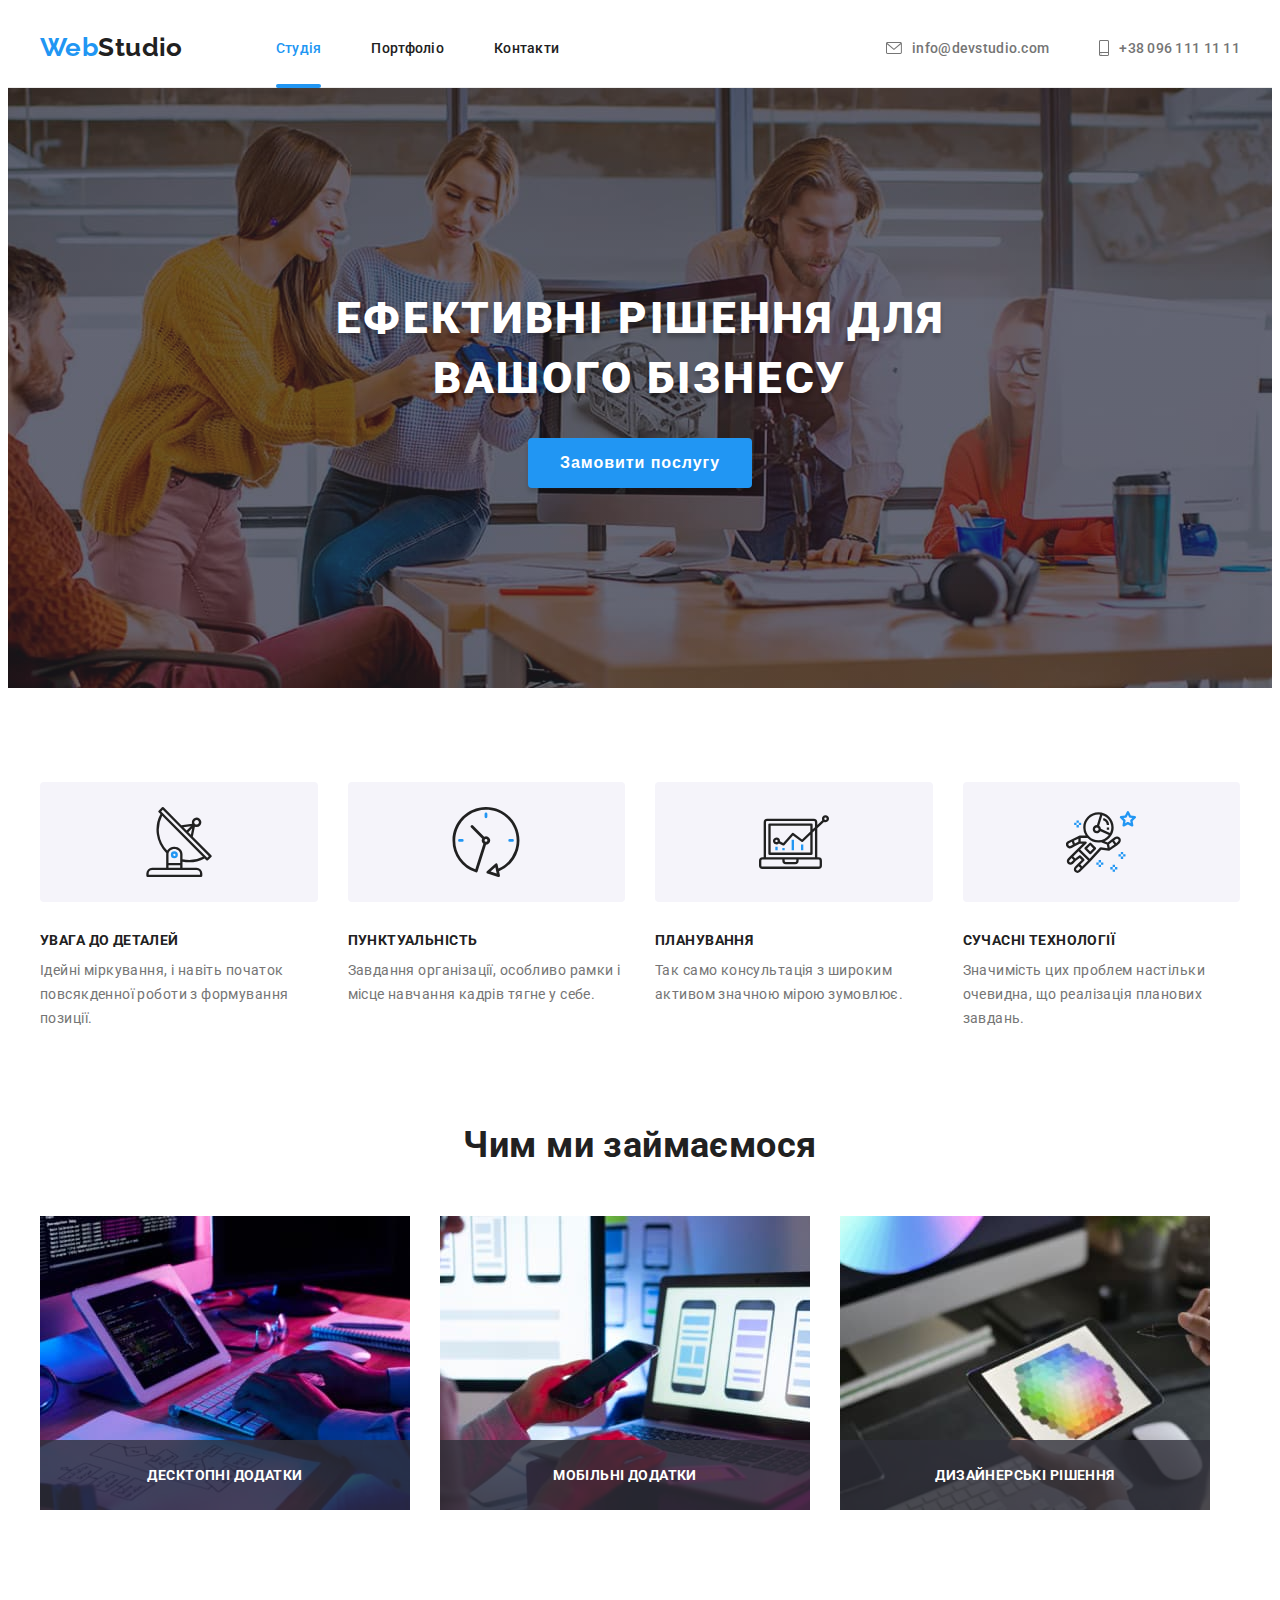
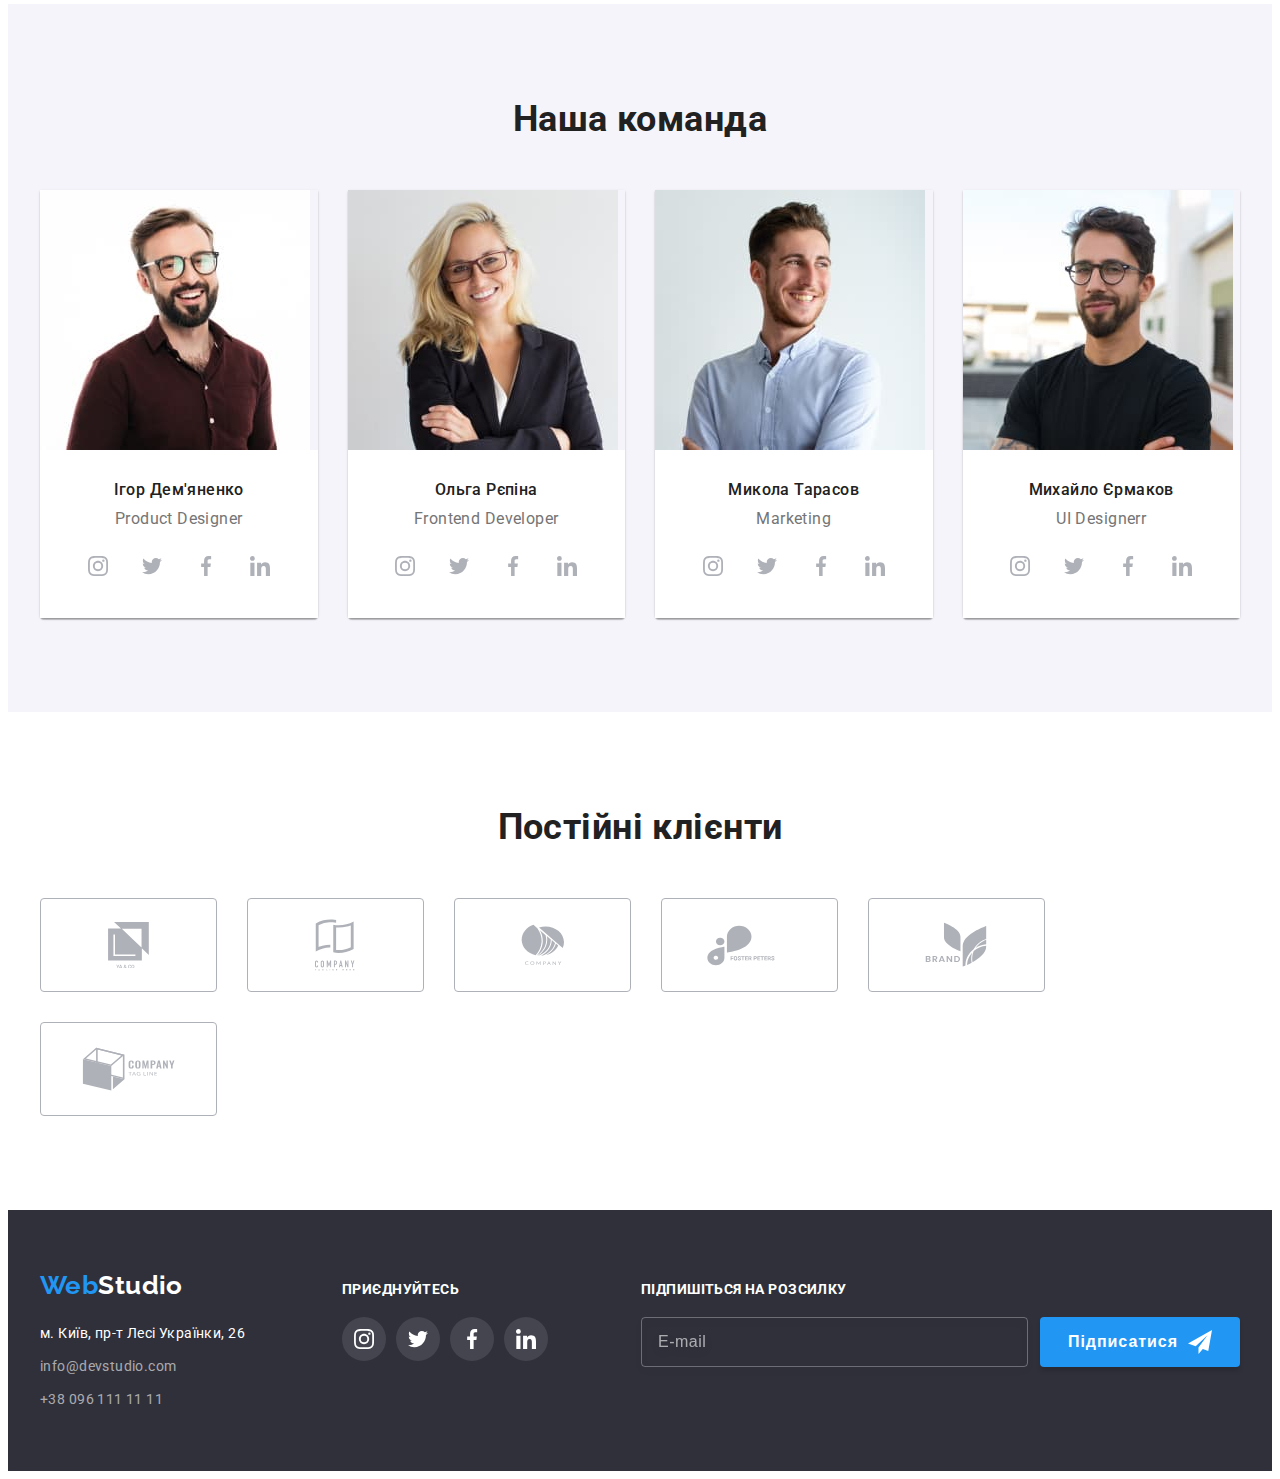
<file: index.html>
<!DOCTYPE html>
<html lang="uk">
  <head>
    <meta charset="UTF-8" />
    <meta http-equiv="X-UA-Compatible" content="IE=edge" />
    <meta name="viewport" content="width=device-width, initial-scale=1.0" />
    <title>Студія</title>
    <link
      href="https://fonts.googleapis.com/css2?family=Raleway:wght@700&family=Roboto:wght@400;500;700;900&display=swap"
      rel="stylesheet"
    />
    <link
      rel="stylesheet"
      href="https://cdnjs.cloudflare.com/ajax/libs/modern-normalize/1.1.0/modern-normalize.min.css"
      integrity="sha512-wpPYUAdjBVSE4KJnH1VR1HeZfpl1ub8YT/NKx4PuQ5NmX2tKuGu6U/JRp5y+Y8XG2tV+wKQpNHVUX03MfMFn9Q=="
      crossorigin="anonymous"
      referrerpolicy="no-referrer"
    />
    <link rel="stylesheet" href="css/main.min.css" />
  </head>
  <body>
    <header class="page-header">
      <div class="container">
        <div class="page-header__wrapper">
          <a href="#" class="logo page-header__logo"
            ><span class="logo--brand-color">Web</span>Studio</a
          >
          <nav class="navigation">
            <ul class="navigation__list">
              <li class="navigation__item">
                <a href="index.html" class="navigation__link navigation__link--active">Студія</a>
              </li>
              <li class="navigation__item">
                <a href="portfolio.html" class="navigation__link">Портфоліо</a>
              </li>
              <li class="navigation__item"><a href="#" class="navigation__link">Контакти</a></li>
            </ul>
          </nav>
          <ul class="contacts">
            <li class="contacts__item">
              <a href="mailto:info@devstudio.com" class="contacts__link">
                <svg class="contacts__icon" width="16" height="12">
                  <use href="./images/icons.svg#envelope"></use></svg
                >info@devstudio.com
              </a>
            </li>
            <li class="contacts__item">
              <a href="tel:+380961111111" class="contacts__link">
                <svg class="contacts__icon" width="10" height="16">
                  <use href="images/icons.svg#smartphone"></use></svg
                >+38 096 111 11 11
              </a>
            </li>
          </ul>
          <button
            class="menu-toggle js-open-menu"
            aria-expanded="false"
            aria-controls="mobile-menu"
          >
            <svg class="menu__icon" width="40" height="40">
              <use href="./images/icons.svg#menu"></use>
            </svg>
          </button>
        </div>
      </div>
    </header>
    <main>
      <section class="hero">
        <div class="container">
          <h1 class="hero__title">Ефективні рішення для вашого бізнесу</h1>
          <button type="button" class="hero__btn" data-modal-open>Замовити послугу</button>
        </div>
      </section>
      <section class="section feature">
        <div class="container">
          <h2 class="visually-hidden feature__title">Наші сильні сторони</h2>
          <ul class="feature__list">
            <li class="feature__item">
              <div class="feature__wrapper">
                <svg class="feature__icon" width="70" height="70">
                  <use href="images/icons.svg#antenna"></use>
                </svg>
              </div>
              <h3 class="feature__subtitle">УВАГА ДО ДЕТАЛЕЙ</h3>
              <p class="feature__descr">
                Ідейні міркування, і навіть початок повсякденної роботи з формування позиції.
              </p>
            </li>
            <li class="feature__item">
              <div class="feature__wrapper">
                <svg class="feature__icon" width="70" height="70">
                  <use href="images/icons.svg#clock"></use>
                </svg>
              </div>
              <h3 class="feature__subtitle">ПУНКТУАЛЬНІСТЬ</h3>
              <p class="feature__descr">
                Завдання організації, особливо рамки і місце навчання кадрів тягне у себе.
              </p>
            </li>
            <li class="feature__item">
              <div class="feature__wrapper">
                <svg class="feature__icon" width="70" height="70">
                  <use href="images/icons.svg#diagram"></use>
                </svg>
              </div>
              <h3 class="feature__subtitle">ПЛАНУВАННЯ</h3>
              <p class="feature__descr">
                Так само консультація з широким активом значною мірою зумовлює.
              </p>
            </li>
            <li class="feature__item">
              <div class="feature__wrapper">
                <svg class="feature__icon" width="70" height="70">
                  <use href="images/icons.svg#astronaut"></use>
                </svg>
              </div>
              <h3 class="feature__subtitle">СУЧАСНІ ТЕХНОЛОГІЇ</h3>
              <p class="feature__descr">
                Значимість цих проблем настільки очевидна, що реалізація планових завдань.
              </p>
            </li>
          </ul>
        </div>
      </section>
      <section class="section working">
        <div class="container">
          <h2 class="working__title">Чим ми займаємося</h2>
          <ul class="working__list">
            <li class="working__item">
              <img
                srcset="
                  ./images/working/programming@1x.jpg 1x,
                  ./images/working/programming@2x.jpg 2x
                "
                src="./images/working/programming@1x.jpg"
                alt="programming"
                width="370"
                height="294"
                loading="lazy"
              />
              <p class="working__descr">Десктопні додатки</p>
            </li>
            <li class="working__item">
              <img
                srcset="
                  ./images/working/application_development@1x.jpg 1x,
                  ./images/working/application_development@2x.jpg 2x
                "
                src="./images/working/application_development@1x.jpg"
                alt="application development"
                width="370"
                height="294"
                loading="lazy"
              />
              <p class="working__descr">Мобільні додатки</p>
            </li>
            <li class="working__item">
              <img
                srcset="./images/working/design@1x.jpg 1x, ./images/working/design@2x.jpg 2x"
                src="./images/working/design@1x.jpg"
                alt="design creation"
                width="370"
                height="294"
                loading="lazy"
              />
              <p class="working__descr">Дизайнерські рішення</p>
            </li>
          </ul>
        </div>
      </section>
      <section class="section team">
        <div class="container">
          <h2 class="team__title">Наша команда</h2>
          <ul class="team__list">
            <li class="team__item">
              <picture>
                <source
                  media="(min-width: 1200px)"
                  srcset="
                    ./images/team/product_designer-270@1x.jpg 1x,
                    ./images/team/product_designer-540@2x.jpg 2x
                  "
                />
                <source
                  media="(min-width: 768px)"
                  srcset="
                    ./images/team/product_designer_tablet-354@1x.jpg 1x,
                    ./images/team/product_designer_tablet-708@2x.jpg 2x
                  "
                />
                <source
                  media="(max-width: 767px)"
                  srcset="
                    ./images/team/product_designer_mobile-450@1x.jpg 1x,
                    ./images/team/product_designer_mobile-900@2x.jpg 2x
                  "
                />
                <img
                  src="./images/team/product_designer_mobile-450@1x.jpg"
                  alt="Product Designer"
                  loading="lazy"
                />
              </picture>
              <div class="team__wrapper">
                <h3 class="team__subtitle">Ігор Дем'яненко</h3>
                <p class="team__descr">Product Designer</p>
                <ul class="social">
                  <li class="social__item">
                    <a href="#" class="social__link"
                      ><svg class="social__icon" width="20" height="20">
                        <use href="images/icons.svg#instagram"></use></svg
                    ></a>
                  </li>
                  <li class="social__item">
                    <a href="#" class="social__link"
                      ><svg class="social__icon" width="20" height="20">
                        <use href="images/icons.svg#twitter"></use></svg
                    ></a>
                  </li>
                  <li class="social__item">
                    <a href="#" class="social__link"
                      ><svg class="social__icon" width="20" height="20">
                        <use href="images/icons.svg#facebook"></use></svg
                    ></a>
                  </li>
                  <li class="social__item">
                    <a href="#" class="social__link"
                      ><svg class="social__icon" width="20" height="20">
                        <use href="images/icons.svg#linkedin"></use></svg
                    ></a>
                  </li>
                </ul>
              </div>
            </li>
            <li class="team__item">
              <picture>
                <source
                  media="(min-width: 1200px)"
                  srcset="
                    ./images/team/frontend_developer-270@1x.jpg 1x,
                    ./images/team/frontend_developer-540@2x.jpg 2x
                  "
                />
                <source
                  media="(min-width: 768px)"
                  srcset="
                    ./images/team/frontend_developer_tablet-354@1x.jpg 1x,
                    ./images/team/frontend_developer_tablet-708@2x.jpg 2x
                  "
                />
                <source
                  media="(max-width: 767px)"
                  srcset="
                    ./images/team/frontend_developer_mobile-450@1x.jpg 1x,
                    ./images/team/frontend_developer_mobile-900@2x.jpg 2x
                  "
                />
                <img
                  src="./images/team/frontend_developer_mobile-450@1x.jpg"
                  alt="Product Designer"
                  loading="lazy"
                />
              </picture>
              <div class="team__wrapper">
                <h3 class="team__subtitle">Ольга Рєпіна</h3>
                <p class="team__descr">Frontend Developer</p>
                <ul class="social">
                  <li class="social__item">
                    <a href="#" class="social__link"
                      ><svg class="social__icon" width="20" height="20">
                        <use href="images/icons.svg#instagram"></use></svg
                    ></a>
                  </li>
                  <li class="social__item">
                    <a href="#" class="social__link"
                      ><svg class="social__icon" width="20" height="20">
                        <use href="images/icons.svg#twitter"></use></svg
                    ></a>
                  </li>
                  <li class="social__item">
                    <a href="#" class="social__link"
                      ><svg class="social__icon" width="20" height="20">
                        <use href="images/icons.svg#facebook"></use></svg
                    ></a>
                  </li>
                  <li class="social__item">
                    <a href="#" class="social__link"
                      ><svg class="social__icon" width="20" height="20">
                        <use href="images/icons.svg#linkedin"></use></svg
                    ></a>
                  </li>
                </ul>
              </div>
            </li>
            <li class="team__item">
              <picture>
                <source
                  media="(min-width: 1200px)"
                  srcset="
                    ./images/team/marketing-270@1x.jpg 1x,
                    ./images/team/marketing-540@2x.jpg 2x
                  "
                />
                <source
                  media="(min-width: 768px)"
                  srcset="
                    ./images/team/marketing_tablet-354@1x.jpg 1x,
                    ./images/team/marketing_tablet-708@2x.jpg 2x
                  "
                />
                <source
                  media="(max-width: 767px)"
                  srcset="
                    ./images/team/marketing_mobile-450@1x.jpg 1x,
                    ./images/team/marketing_mobile-900@2x.jpg 2x
                  "
                />
                <img
                  src="./images/team/marketing_mobile-450@1x.jpg"
                  alt="Marketing"
                  loading="lazy"
                />
              </picture>
              <div class="team__wrapper">
                <h3 class="team__subtitle">Микола Тарасов</h3>
                <p class="team__descr">Marketing</p>
                <ul class="social">
                  <li class="social__item">
                    <a href="#" class="social__link"
                      ><svg class="social__icon" width="20" height="20">
                        <use href="images/icons.svg#instagram"></use></svg
                    ></a>
                  </li>
                  <li class="social__item">
                    <a href="#" class="social__link"
                      ><svg class="social__icon" width="20" height="20">
                        <use href="images/icons.svg#twitter"></use></svg
                    ></a>
                  </li>
                  <li class="social__item">
                    <a href="#" class="social__link"
                      ><svg class="social__icon" width="20" height="20">
                        <use href="images/icons.svg#facebook"></use></svg
                    ></a>
                  </li>
                  <li class="social__item">
                    <a href="#" class="social__link"
                      ><svg class="social__icon" width="20" height="20">
                        <use href="images/icons.svg#linkedin"></use></svg
                    ></a>
                  </li>
                </ul>
              </div>
            </li>
            <li class="team__item">
              <picture>
                <source
                  media="(min-width: 1200px)"
                  srcset="
                    ./images/team/ui_designer-270@1x.jpg 1x,
                    ./images/team/ui_designer-540@2x.jpg 2x
                  "
                />
                <source
                  media="(min-width: 768px)"
                  srcset="
                    ./images/team/ui_designer_tablet-354@1x.jpg 1x,
                    ./images/team/ui_designer_tablet-708@2x.jpg 2x
                  "
                />
                <source
                  media="(max-width: 767px)"
                  srcset="
                    ./images/team/ui_designer_mobile-450@1x.jpg 1x,
                    ./images/team/ui_designer_mobile-900@2x.jpg 2x
                  "
                />
                <img
                  src="./images/team/ui_designer_mobile-450@1x.jpg"
                  alt="UI Designerr"
                  loading="lazy"
                />
              </picture>
              <div class="team__wrapper">
                <h3 class="team__subtitle">Михайло Єрмаков</h3>
                <p class="team__descr">UI Designerr</p>
                <ul class="social">
                  <li class="social__item">
                    <a href="#" class="social__link"
                      ><svg class="social__icon" width="20" height="20">
                        <use href="images/icons.svg#instagram"></use></svg
                    ></a>
                  </li>
                  <li class="social__item">
                    <a href="#" class="social__link"
                      ><svg class="social__icon" width="20" height="20">
                        <use href="images/icons.svg#twitter"></use></svg
                    ></a>
                  </li>
                  <li class="social__item">
                    <a href="#" class="social__link"
                      ><svg class="social__icon" width="20" height="20">
                        <use href="images/icons.svg#facebook"></use></svg
                    ></a>
                  </li>
                  <li class="social__item">
                    <a href="#" class="social__link"
                      ><svg class="social__icon" width="20" height="20">
                        <use href="images/icons.svg#linkedin"></use></svg
                    ></a>
                  </li>
                </ul>
              </div>
            </li>
          </ul>
        </div>
      </section>
      <section class="section clients">
        <div class="container">
          <h2 class="clients__title">Постійні клієнти</h2>
          <ul class="clients__list">
            <li class="clients__item">
              <a href="#" class="clients__link"
                ><svg class="clients__icon" width="41" height="46.7">
                  <use href="images/icons.svg#group1"></use></svg
              ></a>
            </li>
            <li class="clients__item">
              <a href="#" class="clients__link"
                ><svg class="clients__icon" width="40" height="52">
                  <use href="images/icons.svg#group2"></use></svg
              ></a>
            </li>
            <li class="clients__item">
              <a href="#" class="clients__link"
                ><svg class="clients__icon" width="43.46" height="41.18">
                  <use href="images/icons.svg#group3"></use></svg
              ></a>
            </li>
            <li class="clients__item">
              <a href="#" class="clients__link"
                ><svg class="clients__icon" width="84px" height="41px">
                  <use href="images/icons.svg#group4"></use></svg
              ></a>
            </li>
            <li class="clients__item">
              <a href="#" class="clients__link"
                ><svg class="clients__icon" width="62.54" height="45.43">
                  <use href="images/icons.svg#group5"></use></svg
              ></a>
            </li>
            <li class="clients__item">
              <a href="#" class="clients__link"
                ><svg class="clients__icon" width="93.79" height="43.93">
                  <use href="images/icons.svg#group6"></use></svg
              ></a>
            </li>
          </ul>
        </div>
      </section>
    </main>
    <footer class="page-footer">
      <div class="container">
        <div class="page-footer__wrapper">
          <div class="page-footer__wrap-tablet">
            <div class="page-footer__adress-footer">
              <a href="#" class="logo page-footer__logo"
                ><span class="logo--brand-color">Web</span>Studio</a
              >
              <address class="adress-info">
                <ul class="adress-info__list">
                  <li class="adress-info__item">
                    <a href="#" class="adress-info__link adress-info__link--style"
                      >м. Київ, пр-т Лесі Українки, 26</a
                    >
                  </li>
                  <li class="adress-info__item">
                    <a href="mailto:info@devstudio.com" class="adress-info__link"
                      >info@devstudio.com</a
                    >
                  </li>
                  <li class="adress-info__item">
                    <a href="tel:+380961111111" class="adress-info__link">+38 096 111 11 11</a>
                  </li>
                </ul>
              </address>
            </div>
            <div class="social-footer">
              <p class="social-footer__subtitle">приєднуйтесь</p>
              <ul class="social-footer__list">
                <li class="social-footer__item">
                  <a href="#" class="social-footer__link">
                    <svg class="social-footer__icon" width="20" height="20">
                      <use href="images/icons.svg#instagram"></use>
                    </svg>
                  </a>
                </li>
                <li class="social-footer__item">
                  <a href="#" class="social-footer__link">
                    <svg class="social-footer__icon" width="20" height="20">
                      <use href="images/icons.svg#twitter"></use>
                    </svg>
                  </a>
                </li>
                <li class="social-footer__item">
                  <a href="#" class="social-footer__link">
                    <svg class="social-footer__icon" width="20" height="20">
                      <use href="images/icons.svg#facebook"></use>
                    </svg>
                  </a>
                </li>
                <li class="social-footer__item">
                  <a href="#" class="social-footer__link">
                    <svg class="social-footer__icon" width="20" height="20">
                      <use href="images/icons.svg#linkedin"></use>
                    </svg>
                  </a>
                </li>
              </ul>
            </div>
          </div>
          <div class="subscribe">
            <p class="footer-subtitle subscribe__subtitle">Підпишіться на розсилку</p>
            <form class="footer-form" name="form">
              <label for="email"></label>
              <input
                class="footer-form__email"
                type="email"
                name="email"
                placeholder="E-mail"
                id="email"
              />
              <button class="footer-form__btn" type="submit">
                Підписатися
                <svg class="footer-form__icon" width="24" height="24">
                  <use href="images/icons.svg#send"></use>
                </svg>
              </button>
            </form>
          </div>
        </div>
      </div>
    </footer>
    <div class="backdrop is-hidden" data-modal>
      <div class="modal">
        <button type="button" class="modal__close-btn" data-modal-close>
          <svg class="modal__icon" width="11" height="11">
            <use href="images/icons.svg#close"></use>
          </svg>
        </button>
        <form name="main-form">
          <h2 class="main-form__title">Залиште свої дані, ми вам передзвонимо</h2>
          <div class="main-form__field">
            <label for="username" class="main-form__label">Ім'я</label>
            <div class="main-form__wrap">
              <input
                class="main-form__input"
                type="text"
                name="username"
                placeholder=" "
                id="username"
              />
              <svg class="main-form__icon" width="18" height="18">
                <use href="images/icons.svg#person"></use>
              </svg>
            </div>
          </div>
          <div class="main-form__field">
            <label for="phone" class="main-form__label">Телефон</label>
            <div class="main-form__wrap">
              <input class="main-form__input" type="tel" name="phone" placeholder=" " id="phone" />
              <svg class="main-form__icon" width="18" height="18">
                <use href="images/icons.svg#phone"></use>
              </svg>
            </div>
          </div>
          <div class="main-form__field">
            <label for="email" class="main-form__label">Пошта</label>
            <div class="main-form__wrap">
              <input
                class="main-form__input"
                type="email"
                name="email"
                placeholder=" "
                id="email"
              />
              <svg class="main-form__icon" width="18" height="18">
                <use href="images/icons.svg#email"></use>
              </svg>
            </div>
          </div>
          <div class="main-form__field main-form__field--last-item">
            <label for="comment" class="main-form__label">Коментар</label>
            <textarea
              class="main-form__input main-form__input--textarea"
              name="comment"
              placeholder="Введіть текст"
              id="comment"
            ></textarea>
          </div>
          <div class="policy">
            <input class="policy__input visually-hidden" type="checkbox" name="check" id="check" />
            <label for="check" class="policy__label">
              <svg class="policy__icon" width="15" height="15">
                <use href="images/icons.svg#icon-check"></use>
              </svg>
              Погоджуюся з розсилкою та приймаю
              <a href="#" class="policy__link">Умови договору</a>
            </label>
          </div>
          <button class="main-form__btn" type="submit">Відправити</button>
        </form>
      </div>
    </div>

    <div class="menu-container js-menu-container" id="mobile-menu">
      <button class="menu-toggle js-close-menu">
        <svg class="menu__icon" width="18.67" height="18.67">
          <use href="./images/icons.svg#close"></use>
        </svg>
      </button>
      <nav class="mobile-menu">
        <ul class="mobile-menu-nav">
          <li class="mobile-menu-nav__item">
            <a href="index.html" class="mobile-menu-nav__link mobile-menu-nav__link--active"
              >Студія
            </a>
          </li>
          <li class="mobile-menu-nav__item">
            <a href="portfolio.html" class="mobile-menu-nav__link">Портфоліо</a>
          </li>
          <li class="mobile-menu-nav__item">
            <a href="#" class="mobile-menu-nav__link">Контакти</a>
          </li>
        </ul>
        <div class="mobile-menu-wrap">
          <ul class="mobile-menu-contacts">
            <li class="mobile-menu-contacts__item">
              <a href="tel:+380961111111" class="mobile-menu-contacts__link--tel"
                >+38 096 111 11 11
              </a>
            </li>
            <li class="mobile-menu-contacts__item">
              <a href="mailto:info@devstudio.com" class="mobile-menu-contacts__link--email">
                info@devstudio.com
              </a>
            </li>
          </ul>
          <ul class="mobile-menu-social">
            <li class="mobile-menu-social__item">
              <a href="" class="mobile-menu-social__link">Instagram</a>
            </li>
            <li class="mobile-menu-social__item">
              <a href="" class="mobile-menu-social__link">Twitter</a>
            </li>
            <li class="mobile-menu-social__item">
              <a href="" class="mobile-menu-social__link">Facebook</a>
            </li>
            <li class="mobile-menu-social__item">
              <a href="" class="mobile-menu-social__link">LinkedIn</a>
            </li>
          </ul>
        </div>
      </nav>
    </div>
    <script src="./js/modal.js"></script>
    <script src="./js/mobile-menu.js"></script>
  </body>
</html>
</file>
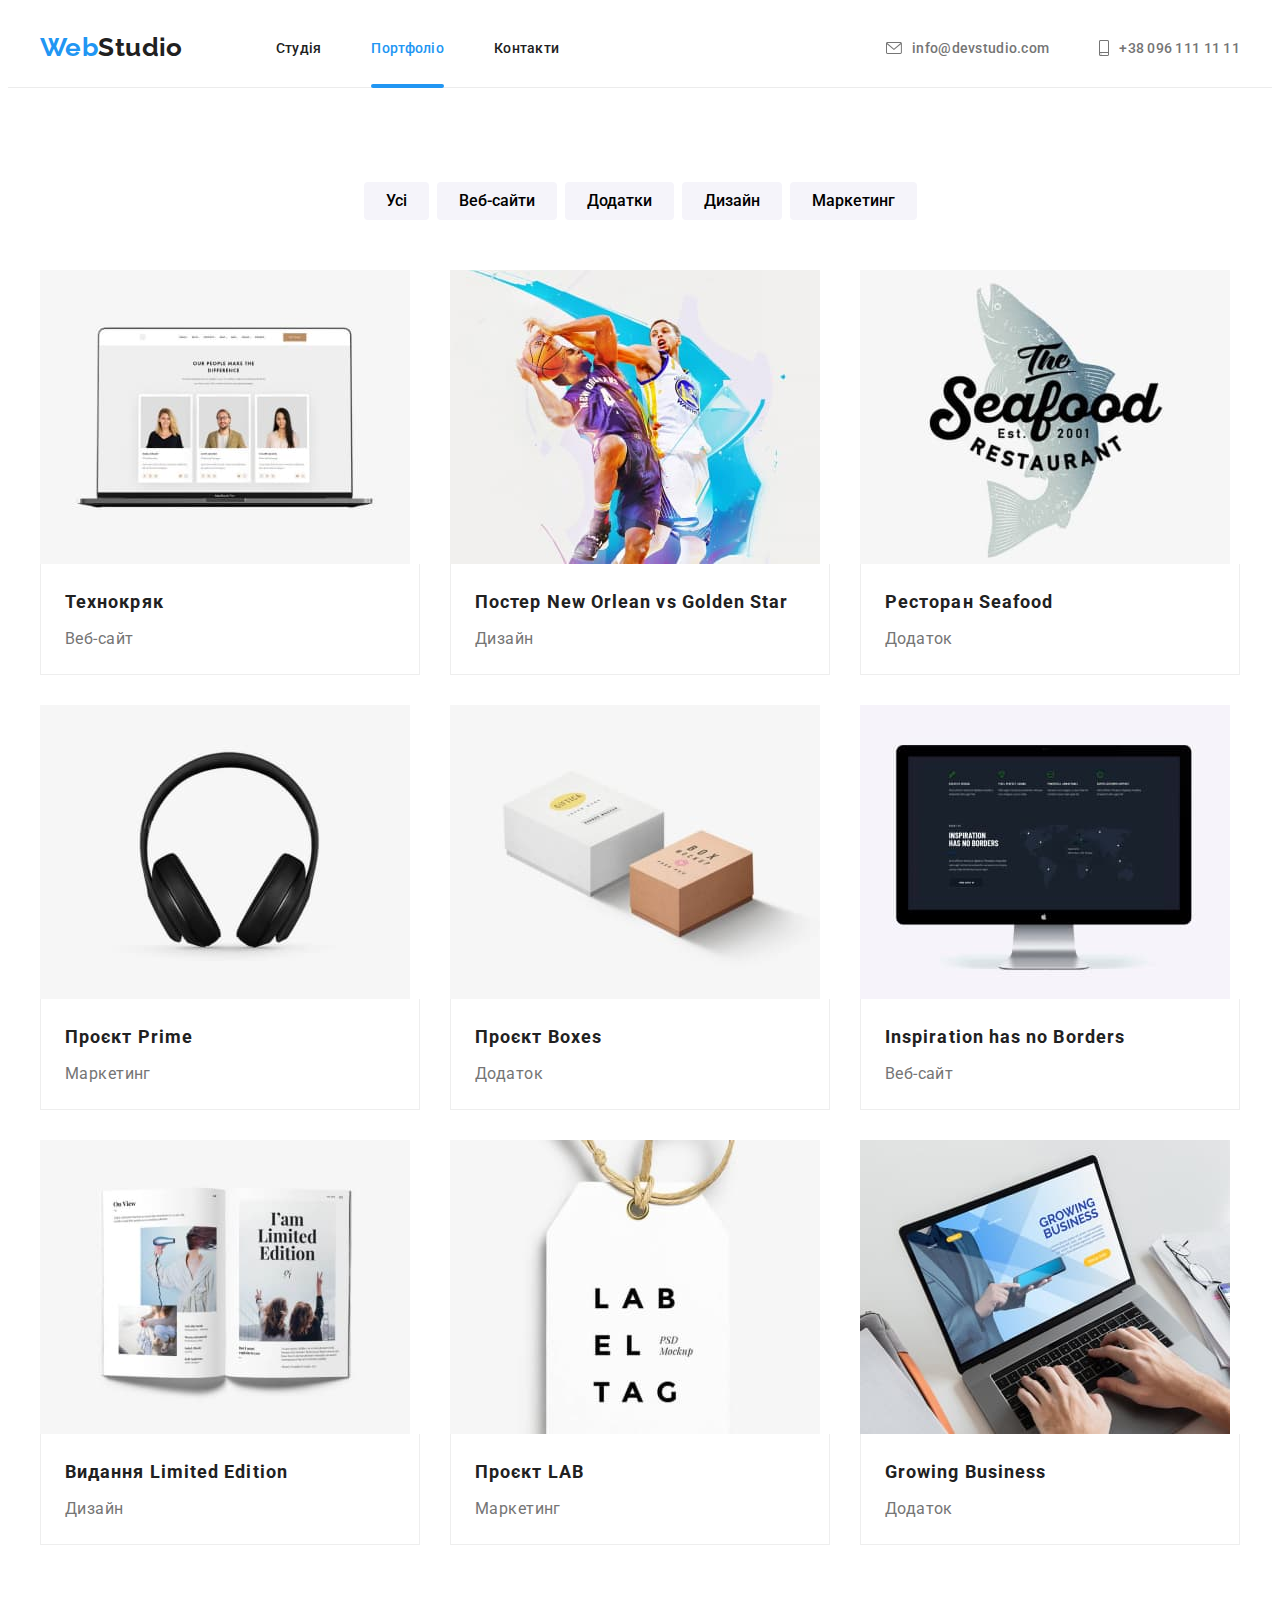
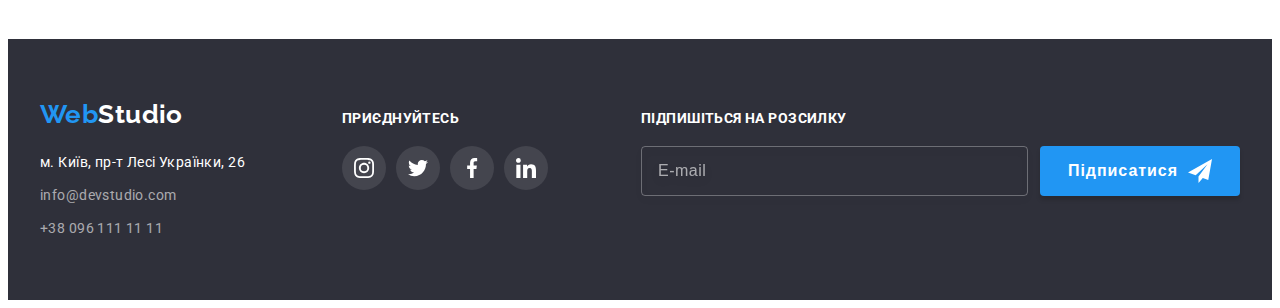
<file: portfolio.html>
<!DOCTYPE html>
<html lang="uk">
  <head>
    <meta charset="UTF-8" />
    <meta http-equiv="X-UA-Compatible" content="IE=edge" />
    <meta name="viewport" content="width=device-width, initial-scale=1.0" />
    <title>Портфоліо</title>
    <link
      href="https://fonts.googleapis.com/css2?family=Raleway:wght@700&family=Roboto:wght@400;500;700;900&display=swap"
      rel="stylesheet"
    />
    <link
      rel="stylesheet"
      href="https://cdnjs.cloudflare.com/ajax/libs/modern-normalize/1.1.0/modern-normalize.min.css"
      integrity="sha512-wpPYUAdjBVSE4KJnH1VR1HeZfpl1ub8YT/NKx4PuQ5NmX2tKuGu6U/JRp5y+Y8XG2tV+wKQpNHVUX03MfMFn9Q=="
      crossorigin="anonymous"
      referrerpolicy="no-referrer"
    />
    <link rel="stylesheet" href="css/main.min.css" />
  </head>
  <body>
    <header class="page-header">
      <div class="container">
        <div class="page-header__wrapper">
          <a href="#" class="logo page-header__logo"
            ><span class="logo--brand-color">Web</span>Studio</a
          >
          <nav class="navigation">
            <ul class="navigation__list">
              <li class="navigation__item">
                <a href="index.html" class="navigation__link">Студія</a>
              </li>
              <li class="navigation__item">
                <a href="portfolio.html" class="navigation__link navigation__link--active"
                  >Портфоліо</a
                >
              </li>
              <li class="navigation__item"><a href="#" class="navigation__link">Контакти</a></li>
            </ul>
          </nav>
          <ul class="contacts">
            <li class="contacts__item">
              <a href="mailto:info@devstudio.com" class="contacts__link">
                <svg class="contacts__icon" width="16" height="12">
                  <use href="./images/icons.svg#envelope"></use></svg
                >info@devstudio.com
              </a>
            </li>
            <li class="contacts__item">
              <a href="tel:+380961111111" class="contacts__link">
                <svg class="contacts__icon" width="10" height="16">
                  <use href="images/icons.svg#smartphone"></use></svg
                >+38 096 111 11 11
              </a>
            </li>
          </ul>
          <button
            class="menu-toggle js-open-menu"
            aria-expanded="false"
            aria-controls="mobile-menu"
          >
            <svg class="menu__icon" width="40" height="40">
              <use href="./images/icons.svg#menu"></use>
            </svg>
          </button>
        </div>
      </div>
    </header>
    <main>
      <section class="section portfolio">
        <div class="container">
          <h1 class="visually-hidden">Портфоліо</h1>
          <ul class="portfolio__buttons">
            <li><button type="button" class="portfolio__btn">Усі</button></li>
            <li><button type="button" class="portfolio__btn">Веб-сайти</button></li>
            <li><button type="button" class="portfolio__btn">Додатки</button></li>
            <li><button type="button" class="portfolio__btn">Дизайн</button></li>
            <li><button type="button" class="portfolio__btn">Маркетинг</button></li>
          </ul>
          <ul class="portfolio__list portfolio-cards">
            <li class="portfolio-cards__item">
              <a href="#" class="portfolio-cards__link">
                <div class="portfolio-cards__descr">
                  <picture>
                    <!-- Desktop screen -->
                    <source
                      media="(min-width: 1200px)"
                      srcset="
                        ./images/portfolio/website-370@1x.jpg 1x,
                        ./images/portfolio/website-740@2x.jpg 2x
                      "
                    />
                    <!-- Tablet screen -->
                    <source
                      media="(min-width: 768px)"
                      srcset="
                        ./images/portfolio/website_tablet-354@1x.jpg 1x,
                        ./images/portfolio/website_tablet-708@2x.jpg 2x
                      "
                    />
                    <!-- Mobile screen -->
                    <source
                      media="(max-width: 767px)"
                      srcset="
                        ./images/portfolio/website_mobile-450@1x.jpg 1x,
                        ./images/portfolio/website_mobile-900@2x.jpg 2x
                      "
                    />
                    <img
                      src="./images/portfolio/website_mobile-450@1x.jpg"
                      alt="laptop with website"
                      loading="lazy"
                    />
                  </picture>
                  <p class="portfolio-cards__text overlay">
                    Ресурс пропонує комплексні пропозиції з різним рівнем функціоналу та сервісів.
                    Все це дозволить відвідувачу отримати вичерпні відомості про компанію чи
                    приватну особу.
                  </p>
                </div>
                <div class="portfolio-cards__wrapper">
                  <h2 class="portfolio-cards__title">Технокряк</h2>
                  <p class="portfolio-cards__subtitle">Веб-сайт</p>
                </div>
              </a>
            </li>
            <li class="portfolio-cards__item">
              <a href="#" class="portfolio-cards__link">
                <div class="portfolio-cards__descr">
                  <picture>
                    <!-- Desktop screen -->
                    <source
                      media="(min-width: 1200px)"
                      srcset="
                        ./images/portfolio/poster-370@1x.jpg 1x,
                        ./images/portfolio/poster-740@2x.jpg 2x
                      "
                    />
                    <!-- Tablet screen -->
                    <source
                      media="(min-width: 768px)"
                      srcset="
                        ./images/portfolio/poster_tablet-354@1x.jpg 1x,
                        ./images/portfolio/poster_tablet-708@2x.jpg 2x
                      "
                    />
                    <!-- Mobile screen -->
                    <source
                      media="(max-width: 767px)"
                      srcset="
                        ./images/portfolio/poster_mobile-450@1x.jpg 1x,
                        ./images/portfolio/poster_mobile-900@2x.jpg 2x
                      "
                    />
                    <img
                      src="./images/portfolio/poster_mobile-450@1x.jpg"
                      alt="poster New Orlean vs Golden Star"
                      loading="lazy"
                    />
                  </picture>
                  <p class="portfolio-cards__text overlay">
                    Ресурс пропонує комплексні пропозиції з різним рівнем функціоналу та сервісів.
                    Все це дозволить відвідувачу отримати вичерпні відомості про компанію чи
                    приватну особу.
                  </p>
                </div>
                <div class="portfolio-cards__wrapper">
                  <h2 class="portfolio-cards__title">Постер New Orlean vs Golden Star</h2>
                  <p class="portfolio-cards__subtitle">Дизайн</p>
                </div>
              </a>
            </li>
            <li class="portfolio-cards__item">
              <a href="#" class="portfolio-cards__link">
                <div class="portfolio-cards__descr">
                  <picture>
                    <!-- Desktop screen -->
                    <source
                      media="(min-width: 1200px)"
                      srcset="
                        ./images/portfolio/restaurant_seafood-370@1x.jpg 1x,
                        ./images/portfolio/restaurant_seafood-740@2x.jpg 2x
                      "
                    />
                    <!-- Tablet screen -->
                    <source
                      media="(min-width: 768px)"
                      srcset="
                        ./images/portfolio/restaurant_seafood_tablet-354@1x.jpg 1x,
                        ./images/portfolio/restaurant_seafood_tablet-708@2x.jpg 2x
                      "
                    />
                    <!-- Mobile screen -->
                    <source
                      media="(max-width: 767px)"
                      srcset="
                        ./images/portfolio/restaurant_seafood_mobile-450@1x.jpg 1x,
                        ./images/portfolio/restaurant_seafood_mobile-900@2x.jpg 2x
                      "
                    />
                    <img
                      src="./images/portfolio/restaurant_seafood_mobile-450@1x.jpg"
                      alt="restaurant Seafood"
                      loading="lazy"
                    />
                  </picture>
                  <p class="portfolio-cards__text overlay">
                    Ресурс пропонує комплексні пропозиції з різним рівнем функціоналу та сервісів.
                    Все це дозволить відвідувачу отримати вичерпні відомості про компанію чи
                    приватну особу.
                  </p>
                </div>
                <div class="portfolio-cards__wrapper">
                  <h2 class="portfolio-cards__title">Ресторан Seafood</h2>
                  <p class="portfolio-cards__subtitle">Додаток</p>
                </div>
              </a>
            </li>
            <li class="portfolio-cards__item">
              <a href="#" class="portfolio-cards__link">
                <div class="portfolio-cards__descr">
                  <picture>
                    <!-- Desktop screen -->
                    <source
                      media="(min-width: 1200px)"
                      srcset="
                        ./images/portfolio/project_prime-370@1x.jpg 1x,
                        ./images/portfolio/project_prime-740@2x.jpg 2x
                      "
                    />
                    <!-- Tablet screen -->
                    <source
                      media="(min-width: 768px)"
                      srcset="
                        ./images/portfolio/project_prime_tablet-354@1x.jpg 1x,
                        ./images/portfolio/project_prime_tablet-708@2x.jpg 2x
                      "
                    />
                    <!-- Mobile screen -->
                    <source
                      media="(max-width: 767px)"
                      srcset="
                        ./images/portfolio/project_prime_mobile-450@1x.jpg 1x,
                        ./images/portfolio/project_prime_mobile-900@2x.jpg 2x
                      "
                    />
                    <img
                      src="./images/portfolio/project_prime_mobile-450@1x.jpg"
                      alt="project Prime"
                      loading="lazy"
                    />
                  </picture>
                  <p class="portfolio-cards__text overlay">
                    Ресурс пропонує комплексні пропозиції з різним рівнем функціоналу та сервісів.
                    Все це дозволить відвідувачу отримати вичерпні відомості про компанію чи
                    приватну особу.
                  </p>
                </div>
                <div class="portfolio-cards__wrapper">
                  <h2 class="portfolio-cards__title">Проєкт Prime</h2>
                  <p class="portfolio-cards__subtitle">Маркетинг</p>
                </div>
              </a>
            </li>
            <li class="portfolio-cards__item">
              <a href="#" class="portfolio-cards__link">
                <div class="portfolio-cards__descr">
                  <picture>
                    <!-- Desktop screen -->
                    <source
                      media="(min-width: 1200px)"
                      srcset="
                        ./images/portfolio/project_boxes-370@1x.jpg 1x,
                        ./images/portfolio/project_boxes-740@2x.jpg 2x
                      "
                    />
                    <!-- Tablet screen -->
                    <source
                      media="(min-width: 768px)"
                      srcset="
                        ./images/portfolio/project_boxes_tablet-354@1x.jpg 1x,
                        ./images/portfolio/project_boxes_tablet-708@2x.jpg 2x
                      "
                    />
                    <!-- Mobile screen -->
                    <source
                      media="(max-width: 767px)"
                      srcset="
                        ./images/portfolio/project_boxes_mobile-450@1x.jpg 1x,
                        ./images/portfolio/project_boxes_mobile-900@2x.jpg 2x
                      "
                    />
                    <img
                      src="./images/portfolio/project_boxes_mobile-450@1x.jpg"
                      alt="project Boxes"
                      loading="lazy"
                    />
                  </picture>
                  <p class="portfolio-cards__text overlay">
                    Ресурс пропонує комплексні пропозиції з різним рівнем функціоналу та сервісів.
                    Все це дозволить відвідувачу отримати вичерпні відомості про компанію чи
                    приватну особу.
                  </p>
                </div>
                <div class="portfolio-cards__wrapper">
                  <h2 class="portfolio-cards__title">Проєкт Boxes</h2>
                  <p class="portfolio-cards__subtitle">Додаток</p>
                </div>
              </a>
            </li>
            <li class="portfolio-cards__item">
              <a href="#" class="portfolio-cards__link">
                <div class="portfolio-cards__descr">
                  <picture>
                    <!-- Desktop screen -->
                    <source
                      media="(min-width: 1200px)"
                      srcset="
                        ./images/portfolio/website_inspiration-370@1x.jpg 1x,
                        ./images/portfolio/website_inspiration-740@2x.jpg 2x
                      "
                    />
                    <!-- Tablet screen -->
                    <source
                      media="(min-width: 768px)"
                      srcset="
                        ./images/portfolio/website_inspiration_tablet-354@1x.jpg 1x,
                        ./images/portfolio/website_inspiration_tablet-708@2x.jpg 2x
                      "
                    />
                    <!-- Mobile screen -->
                    <source
                      media="(max-width: 767px)"
                      srcset="
                        ./images/portfolio/website_inspiration_mobile-450@1x.jpg 1x,
                        ./images/portfolio/website_inspiration_mobile-900@2x.jpg 2x
                      "
                    />
                    <img
                      src="./images/portfolio/website_inspiration_mobile-450@1x.jpg"
                      alt="website Inspiration has no Borders"
                      loading="lazy"
                    />
                  </picture>
                  <p class="portfolio-cards__text overlay">
                    Ресурс пропонує комплексні пропозиції з різним рівнем функціоналу та сервісів.
                    Все це дозволить відвідувачу отримати вичерпні відомості про компанію чи
                    приватну особу.
                  </p>
                </div>
                <div class="portfolio-cards__wrapper">
                  <h2 class="portfolio-cards__title">Inspiration has no Borders</h2>
                  <p class="portfolio-cards__subtitle">Веб-сайт</p>
                </div></a
              >
            </li>
            <li class="portfolio-cards__item">
              <a href="#" class="portfolio-cards__link">
                <div class="portfolio-cards__descr">
                  <picture>
                    <!-- Desktop screen -->
                    <source
                      media="(min-width: 1200px)"
                      srcset="
                        ./images/portfolio/edition-370@1x.jpg 1x,
                        ./images/portfolio/edition-740@2x.jpg 2x
                      "
                    />
                    <!-- Tablet screen -->
                    <source
                      media="(min-width: 768px)"
                      srcset="
                        ./images/portfolio/edition_tablet-354@1x.jpg 1x,
                        ./images/portfolio/edition_tablet-708@2x.jpg 2x
                      "
                    />
                    <!-- Mobile screen -->
                    <source
                      media="(max-width: 767px)"
                      srcset="
                        ./images/portfolio/edition_mobile-450@1x.jpg 1x,
                        ./images/portfolio/edition_mobile-900@2x.jpg 2x
                      "
                    />
                    <img
                      src="./images/portfolio/edition_mobile-450@1x.jpg"
                      alt="edition Limited Edition"
                      loading="lazy"
                    />
                  </picture>
                  <p class="portfolio-cards__text overlay">
                    Ресурс пропонує комплексні пропозиції з різним рівнем функціоналу та сервісів.
                    Все це дозволить відвідувачу отримати вичерпні відомості про компанію чи
                    приватну особу.
                  </p>
                </div>
                <div class="portfolio-cards__wrapper">
                  <h2 class="portfolio-cards__title">Видання Limited Edition</h2>
                  <p class="portfolio-cards__subtitle">Дизайн</p>
                </div>
              </a>
            </li>
            <li class="portfolio-cards__item">
              <a href="#" class="portfolio-cards__link">
                <div class="portfolio-cards__descr">
                  <picture>
                    <!-- Desktop screen -->
                    <source
                      media="(min-width: 1200px)"
                      srcset="
                        ./images/portfolio/project_lab-370@1x.jpg 1x,
                        ./images/portfolio/project_lab-740@2x.jpg 2x
                      "
                    />
                    <!-- Tablet screen -->
                    <source
                      media="(min-width: 768px)"
                      srcset="
                        ./images/portfolio/project_lab_tablet-354@1x.jpg 1x,
                        ./images/portfolio/project_lab_tablet-708@2x.jpg 2x
                      "
                    />
                    <!-- Mobile screen -->
                    <source
                      media="(max-width: 767px)"
                      srcset="
                        ./images/portfolio/project_lab_mobile-450@1x.jpg 1x,
                        ./images/portfolio/project_lab_mobile-900@2x.jpg 2x
                      "
                    />
                    <img
                      src="./images/portfolio/project_lab_mobile-450@1x.jpg"
                      alt="project LAB"
                      loading="lazy"
                    />
                  </picture>
                  <p class="portfolio-cards__text overlay">
                    Ресурс пропонує комплексні пропозиції з різним рівнем функціоналу та сервісів.
                    Все це дозволить відвідувачу отримати вичерпні відомості про компанію чи
                    приватну особу.
                  </p>
                </div>
                <div class="portfolio-cards__wrapper">
                  <h2 class="portfolio-cards__title">Проєкт LAB</h2>
                  <p class="portfolio-cards__subtitle">Маркетинг</p>
                </div>
              </a>
            </li>
            <li class="portfolio-cards__item">
              <a href="#" class="portfolio-cards__link">
                <div class="portfolio-cards__descr">
                  <picture>
                    <!-- Desktop screen -->
                    <source
                      media="(min-width: 1200px)"
                      srcset="
                        ./images/portfolio/growing_business-370@1x.jpg 1x,
                        ./images/portfolio/growing_business-740@2x.jpg 2x
                      "
                    />
                    <!-- Tablet screen -->
                    <source
                      media="(min-width: 768px)"
                      srcset="
                        ./images/portfolio/growing_business_tablet-354@1x.jpg 1x,
                        ./images/portfolio/growing_business_tablet-708@2x.jpg 2x
                      "
                    />
                    <!-- Mobile screen -->
                    <source
                      media="(max-width: 767px)"
                      srcset="
                        ./images/portfolio/growing_business_mobile-450@1x.jpg 1x,
                        ./images/portfolio/growing_business_mobile-900@2x.jpg 2x
                      "
                    />
                    <img
                      src="./images/portfolio/growing_business_mobile-450@1x.jpg"
                      alt="application Growing Business"
                      loading="lazy"
                    />
                  </picture>
                  <p class="portfolio-cards__text overlay">
                    Ресурс пропонує комплексні пропозиції з різним рівнем функціоналу та сервісів.
                    Все це дозволить відвідувачу отримати вичерпні відомості про компанію чи
                    приватну особу.
                  </p>
                </div>
                <div class="portfolio-cards__wrapper">
                  <h2 class="portfolio-cards__title">Growing Business</h2>
                  <p class="portfolio-cards__subtitle">Додаток</p>
                </div>
              </a>
            </li>
          </ul>
        </div>
      </section>
    </main>
    <footer class="page-footer">
      <div class="container">
        <div class="page-footer__wrapper">
          <div class="page-footer__wrap-tablet">
            <div class="page-footer__adress-footer">
              <a href="#" class="logo page-footer__logo"
                ><span class="logo--brand-color">Web</span>Studio</a
              >
              <address class="adress-info">
                <ul class="adress-info__list">
                  <li class="adress-info__item">
                    <a href="#" class="adress-info__link adress-info__link--style"
                      >м. Київ, пр-т Лесі Українки, 26</a
                    >
                  </li>
                  <li class="adress-info__item">
                    <a href="mailto:info@devstudio.com" class="adress-info__link"
                      >info@devstudio.com</a
                    >
                  </li>
                  <li class="adress-info__item">
                    <a href="tel:+380961111111" class="adress-info__link">+38 096 111 11 11</a>
                  </li>
                </ul>
              </address>
            </div>
            <div class="social-footer">
              <p class="social-footer__subtitle">приєднуйтесь</p>
              <ul class="social-footer__list">
                <li class="social-footer__item">
                  <a href="#" class="social-footer__link">
                    <svg class="social-footer__icon" width="20" height="20">
                      <use href="images/icons.svg#instagram"></use>
                    </svg>
                  </a>
                </li>
                <li class="social-footer__item">
                  <a href="#" class="social-footer__link">
                    <svg class="social-footer__icon" width="20" height="20">
                      <use href="images/icons.svg#twitter"></use>
                    </svg>
                  </a>
                </li>
                <li class="social-footer__item">
                  <a href="#" class="social-footer__link">
                    <svg class="social-footer__icon" width="20" height="20">
                      <use href="images/icons.svg#facebook"></use>
                    </svg>
                  </a>
                </li>
                <li class="social-footer__item">
                  <a href="#" class="social-footer__link">
                    <svg class="social-footer__icon" width="20" height="20">
                      <use href="images/icons.svg#linkedin"></use>
                    </svg>
                  </a>
                </li>
              </ul>
            </div>
          </div>
          <div class="subscribe">
            <p class="footer-subtitle subscribe__subtitle">Підпишіться на розсилку</p>
            <form class="footer-form" name="form">
              <label for="email"></label>
              <input
                class="footer-form__email"
                type="email"
                name="email"
                placeholder="E-mail"
                id="email"
              />
              <button class="footer-form__btn" type="submit">
                Підписатися
                <svg class="footer-form__icon" width="24" height="24">
                  <use href="images/icons.svg#send"></use>
                </svg>
              </button>
            </form>
          </div>
        </div>
      </div>
    </footer>
    <div class="menu-container js-menu-container" id="mobile-menu">
      <button class="menu-toggle js-close-menu">
        <svg class="menu__icon" width="18.67" height="18.67">
          <use href="./images/icons.svg#close"></use>
        </svg>
      </button>
      <nav class="mobile-menu">
        <ul class="mobile-menu-nav">
          <li class="mobile-menu-nav__item">
            <a href="index.html" class="mobile-menu-nav__link">Студія </a>
          </li>
          <li class="mobile-menu-nav__item">
            <a href="portfolio.html" class="mobile-menu-nav__link mobile-menu-nav__link--active"
              >Портфоліо</a
            >
          </li>
          <li class="mobile-menu-nav__item">
            <a href="#" class="mobile-menu-nav__link">Контакти</a>
          </li>
        </ul>
        <div class="mobile-menu-wrap">
          <ul class="mobile-menu-contacts">
            <li class="mobile-menu-contacts__item">
              <a href="tel:+380961111111" class="mobile-menu-contacts__link--tel"
                >+38 096 111 11 11
              </a>
            </li>
            <li class="mobile-menu-contacts__item">
              <a href="mailto:info@devstudio.com" class="mobile-menu-contacts__link--email">
                info@devstudio.com
              </a>
            </li>
          </ul>
          <ul class="mobile-menu-social">
            <li class="mobile-menu-social__item">
              <a href="" class="mobile-menu-social__link">Instagram</a>
            </li>
            <li class="mobile-menu-social__item">
              <a href="" class="mobile-menu-social__link">Twitter</a>
            </li>
            <li class="mobile-menu-social__item">
              <a href="" class="mobile-menu-social__link">Facebook</a>
            </li>
            <li class="mobile-menu-social__item">
              <a href="" class="mobile-menu-social__link">LinkedIn</a>
            </li>
          </ul>
        </div>
      </nav>
    </div>
    <script src="./js/mobile-menu.js"></script>
  </body>
</html>
</file>
<file: css/main.min.css>
h1,h2,h3,p{margin:0}img{display:block;max-width:100%;height:auto}ul{list-style:none;padding:0;margin:0}a{text-decoration:none}body{font-family:"Roboto","Verdana",sans-serif;color:#212121;font-size:14px;letter-spacing:.03em}.visually-hidden{position:absolute;width:1px;height:1px;margin:-1px;border:0;padding:0;white-space:nowrap;clip-path:inset(100%);clip:rect(0 0 0 0);overflow:hidden}.container{margin-left:auto;margin-right:auto;max-width:480px;padding-left:15px;padding-right:15px}@media screen and (min-width: 768px){.container{max-width:768px}}@media screen and (min-width: 1200px){.container{max-width:1200px}}.section{padding-top:60px;padding-bottom:60px}@media screen and (min-width: 1200px){.section{padding-top:94px;padding-bottom:94px}}.logo{padding:0;font-family:"Raleway",sans-serif;font-weight:700;font-size:24px;line-height:1.1666666667;text-decoration:none;color:#212121}.logo--brand-color{color:#2196f3}@media screen and (min-width: 1200px){.logo{font-size:26px;line-height:1.1923076923}}.page-header{border-bottom:1px solid #ececec}.page-header__wrapper{display:flex;align-items:center}@media screen and (max-width: 767px){.page-header__logo{padding-top:16px;padding-bottom:16px}}@media screen and (min-width: 768px){.page-header__logo{margin-right:88px}}@media screen and (min-width: 1200px){.page-header__logo{margin-right:93px}}@media screen and (max-width: 767px){.navigation{display:none}}@media screen and (min-width: 768px){.navigation{display:flex;align-items:center;margin-right:90px}}.navigation__list{display:flex}.navigation__item{position:relative}.navigation__item:not(:last-child){margin-right:50px}.navigation__link{display:block;padding-top:32px;padding-bottom:31px;font-weight:500;line-height:1.1428571429;letter-spacing:.02em;color:#212121;transition-property:color;transition-duration:250ms;transition-timing-function:cubic-bezier(0.4, 0, 0.2, 1)}.navigation__link:hover,.navigation__link:focus{color:#2196f3}.navigation__link--active{color:#2196f3}.navigation__link--active::after{content:"";position:absolute;display:block;width:100%;height:4px;background-color:#2196f3;border-radius:2px;bottom:-1px}@media screen and (max-width: 767px){.contacts{display:none}}@media screen and (min-width: 768px){.contacts{display:block;margin-left:auto}}@media screen and (min-width: 1200px){.contacts{display:flex}}.contacts__item:not(:last-child){margin-bottom:10px}@media screen and (min-width: 1200px){.contacts__item:not(:last-child){margin-right:50px;margin-bottom:0}}.contacts__link{display:flex;align-items:center;font-weight:500;font-size:12px;line-height:1.1666666667;letter-spacing:.02em;color:#757575;fill:#757575;transition-property:color,fill;transition-duration:250ms;transition-timing-function:cubic-bezier(0.4, 0, 0.2, 1)}.contacts__link:hover,.contacts__link:focus{color:#2196f3;fill:#2196f3}@media screen and (min-width: 1200px){.contacts__link{font-size:14px;line-height:1.1428571429}}.contacts__icon{margin-right:10px}.hero{padding-top:118px;padding-bottom:118px;background:#2f303a;background-image:linear-gradient(to top, rgba(47, 48, 58, 0.4), rgba(47, 48, 58, 0.4)),url(../images/hero/main_bg_mobile.jpg);background-repeat:no-repeat;background-position:center;background-size:cover}@media(min-device-pixel-ratio: 2),(-webkit-min-device-pixel-ratio: 2),(min-resolution: 192dpi),(min-resolution: 2dppx){.hero{background-image:linear-gradient(to top, rgba(47, 48, 58, 0.4), rgba(47, 48, 58, 0.4)),url("../images/hero/main_bg_mobile@2x.jpg")}}@media screen and (min-width: 768px){.hero{background-image:linear-gradient(to top, rgba(47, 48, 58, 0.4), rgba(47, 48, 58, 0.4)),url(../images/hero/main_bg_tablet.jpg)}}@media screen and (min-width: 768px)and (min-device-pixel-ratio: 2),screen and (min-width: 768px)and (-webkit-min-device-pixel-ratio: 2),screen and (min-width: 768px)and (min-resolution: 192dpi),screen and (min-width: 768px)and (min-resolution: 2dppx){.hero{background-image:linear-gradient(to top, rgba(47, 48, 58, 0.4), rgba(47, 48, 58, 0.4)),url("../images/hero/main_bg_tablet@2x.jpg")}}@media screen and (min-width: 1200px){.hero{padding-top:200px;padding-bottom:200px;background-image:linear-gradient(to top, rgba(47, 48, 58, 0.4), rgba(47, 48, 58, 0.4)),url(../images/hero/main_bg.jpg)}}@media screen and (min-width: 1200px)and (min-device-pixel-ratio: 2),screen and (min-width: 1200px)and (-webkit-min-device-pixel-ratio: 2),screen and (min-width: 1200px)and (min-resolution: 192dpi),screen and (min-width: 1200px)and (min-resolution: 2dppx){.hero{background-image:linear-gradient(to top, rgba(47, 48, 58, 0.4), rgba(47, 48, 58, 0.4)),url("../images/hero/main_bg@2x.jpg")}}.hero__title{max-width:360px;margin:0 auto;margin-bottom:30px;text-shadow:0px 4px 4px rgba(0,0,0,.25);font-weight:900;font-size:26px;line-height:1.6153846154;text-align:center;letter-spacing:.06em;text-transform:uppercase;color:#fff}@media screen and (min-width: 1200px){.hero__title{max-width:696px;font-size:44px;line-height:1.3636363636}}.hero__btn{cursor:pointer;background-color:#2196f3;box-shadow:0px 4px 4px rgba(0,0,0,.15);border-radius:4px;border:none;text-align:center;font-weight:700;font-size:16px;line-height:1.875;letter-spacing:.06em;color:#fff;display:block;margin-left:auto;margin-right:auto;padding:10px 32px;transition-property:background-color;transition-duration:250ms;transition-timing-function:cubic-bezier(0.4, 0, 0.2, 1)}.hero__btn:hover,.hero__btn:focus{background-color:#188ce8}.feature__title{margin-bottom:30px;font-weight:700;font-size:28px;line-height:1.1785714286;text-align:center}@media screen and (min-width: 1200px){.feature__title{margin-bottom:50px;font-size:36px;line-height:1.1666666667}}.feature__list{display:flex;flex-wrap:wrap;gap:30px}.feature__item{width:100%}@media screen and (min-width: 768px){.feature__item{width:calc((100% - 30px)/2)}}@media screen and (min-width: 1200px){.feature__item{width:calc((100% - 90px)/4)}}.feature__wrapper{height:120px;display:flex;justify-content:center;align-items:center;background-color:#f5f4fa;border-radius:4px;margin-bottom:30px}.feature__subtitle{font-size:14px;margin-bottom:10px;font-weight:700;line-height:1.1428571429;text-align:center}@media screen and (min-width: 768px){.feature__subtitle{text-align:left}}.feature__descr{line-height:1.7142857143;color:#757575}.working{display:none}@media screen and (min-width: 1200px){.working{padding-top:0;display:block}}.working__title{margin-bottom:30px;font-weight:700;font-size:28px;line-height:1.1785714286;text-align:center}@media screen and (min-width: 1200px){.working__title{margin-bottom:50px;font-size:36px;line-height:1.1666666667}}.working__list{display:flex;gap:30px}.working__item{position:relative}.working__descr{position:absolute;width:100%;padding-top:27px;padding-bottom:27px;background-color:rgba(47,48,58,.8);font-weight:700;line-height:1.1428571429;text-align:center;text-transform:uppercase;color:#fff;bottom:0}.team{background-color:#f5f4fa}.team__title{margin-bottom:30px;font-weight:700;font-size:28px;line-height:1.1785714286;text-align:center}@media screen and (min-width: 1200px){.team__title{margin-bottom:50px;font-size:36px;line-height:1.1666666667}}.team__list{display:flex;flex-wrap:wrap;gap:30px}.team__item{width:100%;box-shadow:0px 1px 3px rgba(0,0,0,.12),0px 1px 1px rgba(0,0,0,.14),0px 2px 1px rgba(0,0,0,.2);border-radius:0px 0px 4px 4px}@media screen and (min-width: 768px){.team__item{width:calc((100% - 30px)/2)}}@media screen and (min-width: 1200px){.team__item{width:calc((100% - 90px)/4)}}.team__wrapper{padding-top:30px;padding-bottom:24px;background-color:#fff}@media screen and (min-width: 1200px){.team__wrapper{padding-bottom:30px}}.team__subtitle{margin-bottom:10px;font-weight:500;font-size:16px;line-height:1.1875;text-align:center}.team__descr{font-size:16px;line-height:1.1875;text-align:center;color:#757575;margin-bottom:16px}.social{display:flex;justify-content:center;align-items:center;gap:10px}.social__item{display:flex;justify-content:center;align-items:center;width:44px;height:44px}.social__link{display:flex;justify-content:center;align-items:center;width:100%;height:100%;fill:#afb1b8;border-radius:50%;background-color:#fff;transition-property:background-color,fill;transition-duration:250ms;transition-timing-function:cubic-bezier(0.4, 0, 0.2, 1)}.social__link:hover,.social__link:focus{fill:#fff;background-color:#2196f3}.clients__title{margin-bottom:30px;font-weight:700;font-size:28px;line-height:1.1785714286;text-align:center}@media screen and (min-width: 1200px){.clients__title{margin-bottom:50px;font-size:36px;line-height:1.1666666667}}.clients__list{display:flex;gap:30px;flex-wrap:wrap}.clients__item{display:flex;justify-content:center;align-items:center;width:calc((100% - 30px)/2);height:92px;border:1px solid #afb1b8;border-radius:4px;transition-property:border;transition-duration:250ms;transition-timing-function:cubic-bezier(0.4, 0, 0.2, 1)}.clients__item:hover,.clients__item:focus{border:1px solid #2196f3}@media screen and (min-width: 768px){.clients__item{width:calc((100% - 60px)/3)}}@media screen and (min-width: 1200px){.clients__item{width:calc((100% - 150px)/6)}}.clients__link{display:flex;justify-content:center;align-items:center;width:100%;height:100%;fill:#afb1b8;transition-property:fill;transition-duration:250ms;transition-timing-function:cubic-bezier(0.4, 0, 0.2, 1)}.clients__link:hover,.clients__link:focus{fill:#2196f3}.page-footer{padding-bottom:60px;padding-top:60px;background-color:#2f303a}.page-footer__wrapper{display:flex;flex-direction:column;align-items:center;gap:60px}@media screen and (min-width: 1200px){.page-footer__wrapper{flex-direction:row;gap:93px;align-items:baseline}}.page-footer__logo{display:block;margin-bottom:20px;color:#fff;text-align:center;margin-right:0}@media screen and (min-width: 1200px){.page-footer__logo{text-align:left}}.page-footer__wrap-tablet{display:flex;flex-direction:column;align-items:center;gap:60px}@media screen and (min-width: 768px){.page-footer__wrap-tablet{display:flex;flex-direction:row;gap:165px;align-items:baseline}}@media screen and (min-width: 1200px){.page-footer__wrap-tablet{gap:70px}}.adress-info{font-style:normal}.adress-info__list{text-align:center;width:232px}@media screen and (min-width: 1200px){.adress-info__list{text-align:left}}.adress-info__item:not(:last-child){margin-bottom:8px}@media screen and (min-width: 1200px){.adress-info__item:not(:last-child){margin-bottom:9px}}.adress-info__link{font-weight:400;line-height:1.7142857143;color:rgba(255,255,255,.6);transition-property:color;transition-duration:250ms;transition-timing-function:cubic-bezier(0.4, 0, 0.2, 1)}.adress-info__link:hover,.adress-info__link:focus{color:#2196f3}.adress-info__link--style{color:#fff}@media screen and (min-width: 1200px){.adress-info__link{text-align:left}}.social-footer__list{display:flex;gap:10px}.social-footer__item{display:flex;justify-content:center;align-items:center;width:44px;height:44px;background-color:rgba(255,255,255,.1);border-radius:50%;transition-property:background-color;transition-duration:250ms;transition-timing-function:cubic-bezier(0.4, 0, 0.2, 1)}.social-footer__item:hover,.social-footer__item:focus{background-color:#2196f3}.social-footer__link{display:flex;justify-content:center;align-items:center;width:100%;height:100%;fill:#fff}.social-footer__subtitle{text-align:center;font-weight:700;line-height:1.1428571429;color:#fff;text-transform:uppercase;margin-bottom:20px}@media screen and (min-width: 1200px){.social-footer__subtitle{text-align-last:left}}.subscribe{width:100%}@media screen and (min-width: 1200px){.subscribe{min-width:570px}}.subscribe__subtitle{text-align:center;font-weight:700;line-height:1.1428571429;color:#fff;text-transform:uppercase;margin-bottom:20px}@media screen and (min-width: 1200px){.subscribe__subtitle{text-align-last:left}}.footer-form{display:flex;flex-direction:column}@media screen and (min-width: 1200px){.footer-form{flex-direction:row}}.footer-form__btn{margin:0 auto;cursor:pointer;background-color:#2196f3;box-shadow:0px 4px 4px rgba(0,0,0,.15);border-radius:4px;border:none;text-align:center;font-weight:700;font-size:16px;line-height:1.875;letter-spacing:.06em;color:#fff;display:flex;align-items:center;gap:10px;padding:10px 28px}.footer-form__email{margin-bottom:20px;margin-right:auto;margin-left:auto;width:100%;padding:15px 16px;background-color:rgba(0,0,0,0);border:1px solid rgba(255,255,255,.302);filter:drop-shadow(0px 4px 4px rgba(0, 0, 0, 0.15));border-radius:4px;color:#fff}.footer-form__email::placeholder{font-size:16px;line-height:1.25;letter-spacing:.03em;color:rgba(255,255,255,.6)}@media screen and (min-width: 768px){.footer-form__email{max-width:450px}}@media screen and (min-width: 1200px){.footer-form__email{width:358px;margin:0;margin-right:12px}}.portfolio__buttons{display:flex;gap:8px;flex-wrap:wrap;justify-content:start;margin-bottom:40px}@media screen and (min-width: 768px){.portfolio__buttons{justify-content:center;margin-bottom:30px}}@media screen and (min-width: 1200px){.portfolio__buttons{margin-bottom:50px}}.portfolio__btn{padding:6px 22px;cursor:pointer;font-family:"Roboto",sans-serif;background-color:#f5f4fa;border-radius:4px;border:none;font-weight:500;font-size:16px;line-height:1.625;text-align:center;transition-property:background-color,color,box-shadow,border-radius;transition-duration:250ms;transition-timing-function:cubic-bezier(0.4, 0, 0.2, 1)}.portfolio__btn:hover,.portfolio__btn:focus{background-color:#2196f3;color:#fff;box-shadow:0px 3px 1px rgba(0,0,0,.1),0px 1px 2px rgba(0,0,0,.08),0px 2px 2px rgba(0,0,0,.12);border-radius:4px}.portfolio__list{display:flex;flex-wrap:wrap;gap:30px;justify-content:center}@media screen and (min-width: 768px){.portfolio__list{justify-content:start}}.portfolio-cards__item{transition-property:box-shadow;transition-duration:250ms;transition-timing-function:cubic-bezier(0.4, 0, 0.2, 1)}.portfolio-cards__item:hover,.portfolio-cards__item:focus{box-shadow:0px 1px 1px rgba(0,0,0,.12),0px 4px 4px rgba(0,0,0,.06),1px 4px 6px rgba(0,0,0,.16)}@media screen and (min-width: 768px){.portfolio-cards__item{width:calc((100% - 30px)/2)}}@media screen and (min-width: 1200px){.portfolio-cards__item{width:calc((100% - 60px)/3)}}.portfolio-cards__link{display:flex;flex-direction:column;height:100%}.portfolio-cards__descr{position:relative;overflow:hidden}.portfolio-cards__text{padding:63px 24px;font-size:18px;line-height:1.5555555556;background-color:rgba(33,150,243,.902);color:#fff}.portfolio-cards__wrapper{flex-grow:1;padding:20px 24px;border:1px solid #eee;border-top:none}.portfolio-cards__title{color:#212121;margin-bottom:4px;font-weight:700;font-size:18px;line-height:2;letter-spacing:.06em}.portfolio-cards__subtitle{font-size:16px;line-height:1.875;color:#757575}.overlay{position:absolute;bottom:0;left:0;width:100%;height:100%;transform:translateY(101%);transition-property:transform;transition-duration:250ms;transition-timing-function:cubic-bezier(0.4, 0, 0.2, 1)}.portfolio-cards__link:hover .overlay{transform:translateY(0)}.backdrop{position:fixed;top:0;left:0;width:100%;height:100%;background-color:rgba(0,0,0,.2);transition-property:opacity;transition-duration:250ms;transition-timing-function:cubic-bezier(0.4, 0, 0.2, 1)}.is-hidden{opacity:0;pointer-events:none;transition-property:opacity;transition-duration:250ms;transition-timing-function:cubic-bezier(0.4, 0, 0.2, 1)}.modal{position:absolute;padding:40px;top:50%;left:50%;width:290px;transform:translate(-50%, -50%);background-color:#fff;box-shadow:0px 1px 3px rgba(0,0,0,.12),0px 1px 1px rgba(0,0,0,.14),0px 2px 1px rgba(0,0,0,.2);border-radius:4px}@media screen and (min-width: 480px){.modal{width:450px}}@media screen and (min-width: 1200px){.modal{width:528px}}.modal__close-btn{position:absolute;top:8px;right:8px;cursor:pointer;width:30px;height:30px;background-color:#fff;border:1px solid rgba(0,0,0,.1);border-radius:50%;transition-property:fill;transition-duration:250ms;transition-timing-function:cubic-bezier(0.4, 0, 0.2, 1)}.modal__close-btn:hover,.modal__close-btn:focus{fill:#2196f3}.main-form__title{margin-bottom:12px;font-weight:700;font-size:20px;line-height:1.5;text-align:center;letter-spacing:.03em}@media screen and (min-width: 1200px){.main-form__title{line-height:1.15}}.main-form__field{margin-bottom:10px}.main-form__field--last-item{margin-bottom:20px}.main-form__label{display:block;font-size:12px;line-height:1.1666666667;letter-spacing:.01em;color:#757575;margin-bottom:4px}.main-form__wrap{position:relative}.main-form__input{cursor:pointer;height:40px;width:100%;padding:11px 12px;padding-left:42px;border:1px solid rgba(33,33,33,.2);border-radius:4px;transition-property:outline,border;transition-duration:250ms;transition-timing-function:cubic-bezier(0.4, 0, 0.2, 1)}.main-form__input:focus{outline:rgba(0,0,0,0);border:1px solid #2196f3}.main-form__icon{cursor:pointer;position:absolute;left:12px;bottom:50%;transform:translateY(50%);transition-property:fill;transition-duration:250ms;transition-timing-function:cubic-bezier(0.4, 0, 0.2, 1)}.main-form__input:focus+.main-form__icon{fill:#2196f3}.main-form__input--textarea{padding-left:16px;min-height:120px;resize:none}.main-form__input--textarea::placeholder{font-size:12px;line-height:14px;letter-spacing:.01em;color:rgba(117,117,117,.5)}.main-form__btn{cursor:pointer;background-color:#2196f3;box-shadow:0px 4px 4px rgba(0,0,0,.15);border-radius:4px;border:none;text-align:center;font-weight:700;font-size:16px;line-height:1.875;letter-spacing:.06em;color:#fff;padding:10px 52px;display:block;margin-left:auto;margin-right:auto;transition-property:background-color;transition-duration:250ms;transition-timing-function:cubic-bezier(0.4, 0, 0.2, 1)}.main-form__btn:hover,.main-form__btn:focus{background-color:#188ce8}.policy{display:flex;margin-bottom:30px}.policy__link{text-decoration-line:underline;color:var(--brand-color)}.policy__label{position:relative;padding-left:37px;font-size:12px;line-height:1.1666666667;color:#757575}@media screen and (min-width: 1200px){.policy__label{font-size:14px;line-height:1.7142857143}}.policy__icon{position:absolute;left:14px;bottom:50%;transform:translateY(50%);border:2px solid #212121;border-radius:2px;fill:rgba(0,0,0,0);transition-property:background-color,fill,border-color;transition-duration:250ms;transition-timing-function:cubic-bezier(0.4, 0, 0.2, 1)}.policy__input:checked~.policy__label .policy__icon{fill:#fff;background-color:#2196f3;border-color:#2196f3}.menu-toggle{width:40px;height:40px;margin-left:auto;display:flex;align-items:center;justify-content:center;padding:0;background-color:rgba(0,0,0,0);border:none;cursor:pointer}@media screen and (min-width: 768px){.menu-toggle{display:none}}.menu-toggle.js-close-menu{position:absolute;top:15px;right:15px;transition-property:fill;transition-duration:250ms;transition-timing-function:cubic-bezier(0.4, 0, 0.2, 1)}.menu-toggle.js-close-menu:hover,.menu-toggle.js-close-menu:focus{fill:#2196f3}.menu-container{position:fixed;top:0;left:0;z-index:10;width:100%;height:100%;padding:48px 40px;background-color:#fff;transform:translateX(100%)}.menu-container.is-open{transform:translateX(0)}.mobile-menu{display:flex;flex-direction:column;height:100%}.mobile-menu-nav{margin-bottom:auto}.mobile-menu-nav__item:not(:last-child){margin-bottom:32px}.mobile-menu-nav__link{font-weight:500;font-size:40px;line-height:1.175;letter-spacing:.02em;color:#212121}@media screen and (max-width: 479px){.mobile-menu-nav__link{font-size:30px}}.mobile-menu-nav__link--active{color:#2196f3}.mobile-menu-contacts{margin-bottom:64px}.mobile-menu-contacts__item:not(:last-child){margin-bottom:32px}.mobile-menu-contacts__link--tel{font-weight:500;font-size:34px;line-height:1.1764705882;letter-spacing:.02em;color:#2196f3}@media screen and (max-width: 479px){.mobile-menu-contacts__link--tel{font-size:24px}}.mobile-menu-contacts__link--email{font-weight:500;font-size:24px;line-height:1.1666666667;letter-spacing:.02em;color:#757575}@media screen and (max-width: 479px){.mobile-menu-contacts__link--email{font-size:20px}}.mobile-menu-social{display:flex;flex-wrap:wrap;gap:20px}.mobile-menu-social__item{position:relative}.mobile-menu-social__item:not(:last-child)::after{content:"";position:absolute;display:block;background-color:rgba(33,33,33,.2);top:0;width:2px;height:22px;right:-10px}.mobile-menu-social__link{font-weight:500;font-size:18px;line-height:1.2222222222;letter-spacing:.02em;color:#2196f3}@media screen and (max-width: 479px){.mobile-menu-social__link{font-size:13px}}/*# sourceMappingURL=main.min.css.map */
</file>
